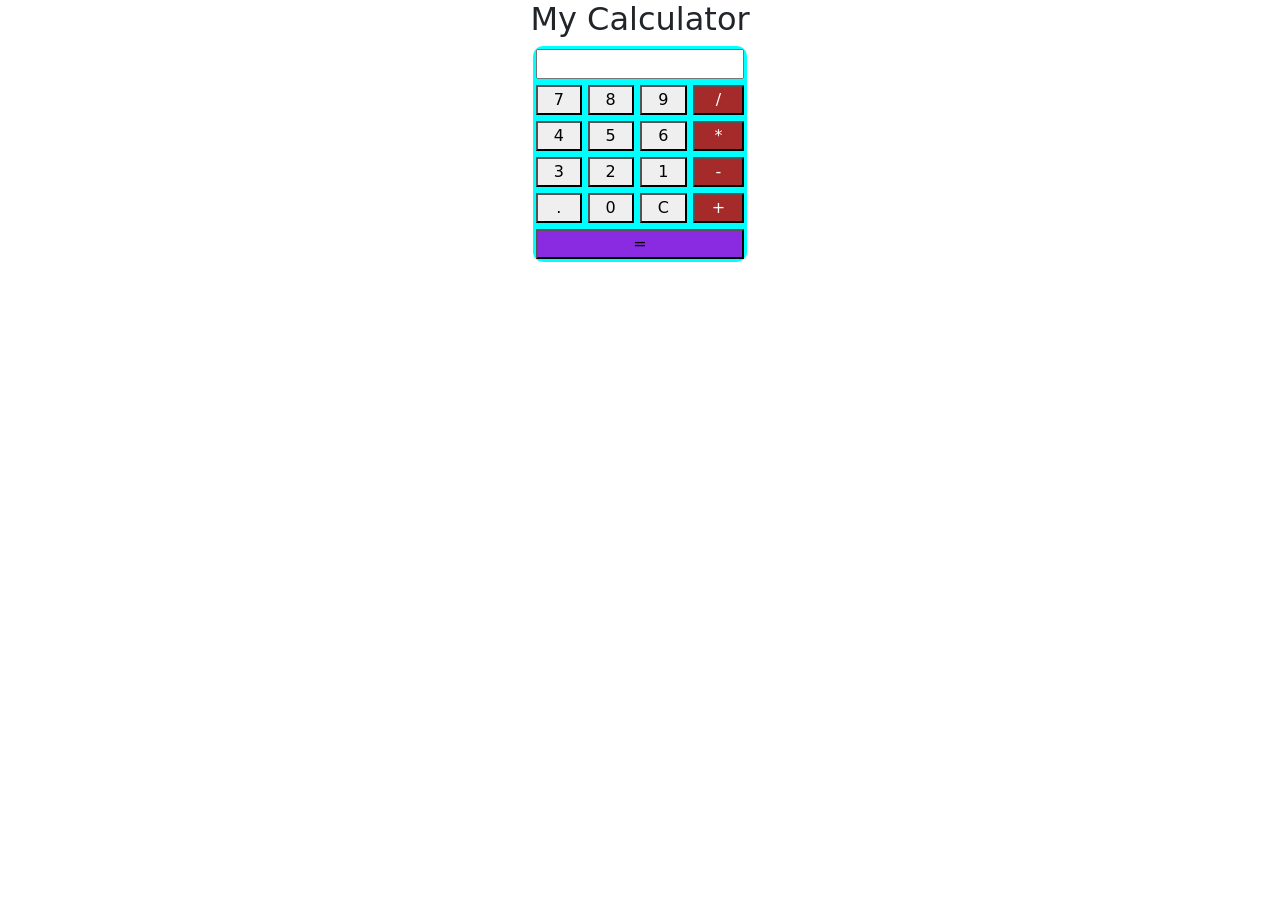
<file: cal.html>
<!DOCTYPE html> 
<html lang="en"> <head>     
    <meta charset="UTF-8">     
    <meta name="viewport" content="width=device-width, initial-scale=1.0">     
    <title>Document</title> 
    <!-- Bootstrap CSS -->
    <link href="https://cdn.jsdelivr.net/npm/bootstrap@5.3.3/dist/css/bootstrap.min.css" rel="stylesheet">

    <!-- Bootstrap Icons -->
    <link href="https://cdn.jsdelivr.net/npm/bootstrap-icons@1.11.3/font/bootstrap-icons.css" rel="stylesheet">

    <style>   
           
    table{            
         background-color: aqua;             
         border-radius: 10px;       
           }        
           .arith         
           {             
            background-color: brown;            
             color: white;        
              }         
 button{             
  width: 100%;       
     }          
     #equal{            
         background-color: blueviolet;        
             }            
        input{        
     text-align: right;       
          }     
     </style> 
        </head>  
        <body>     
          <center>        
         <h2>My Calculator</h2>    
             <div>         
    <table cellpadding="3" cellspacing="3">           
     <tr>                
  <td colspan="4">                   
       <input type="text" name="" id="display" placeholder="" readonly>                   
    
    </td>                        
</tr>            
 <tr>                
     <td> <button onclick="append('7')">7</button>  
     </td>                 
     <td> <button onclick="append('8')">8</button>
    </td>                 
    <td> <button onclick="append('9')">9</button></td>                
     <td> <button class="arith" onclick="append('/')">/</button></td>          
       </tr>             
        <tr>                
         <td> <button onclick="append('4')">4</button>   
        </td>                 
        <td> <button onclick="append('5')">5</button></td>                 
        <td> <button onclick="append('6')">6</button></td>                
        <td> <button  class="arith" onclick="append('*')">*</button></td>           
      </tr>            
        <tr>                 
        <td> <button onclick="append('3')">3</button>   
        </td>                
         <td> <button onclick="append('2')">2</button></td>                 
         <td> <button onclick="append('1')">1</button></td>                 
         <td> <button  class="arith" onclick="append('-')">-</button></td>            
         </tr>              
         <tr>                
         <td> <button onclick="append('.')">.</button>  
         </td>                
          <td> <button onclick="append('0')">0</button></td>                
           <td> <button onclick="clear_display()">C</button></td>                 
           <td> <button  class="arith" onclick="append('+')">+</button></td>            
         </tr>             
          <tr>                
             <td colspan="4" > <button id="equal" onclick="calculate()">=</button>  
     </td>                            
        </tr>      
          </table>    
         </div>
        </center> 
        <script>    
        function append(value)   
         {        
         document.getElementById("display").value += value    
          }    
      function calculate()    
         {      
    var expression = document.getElementById("display").value;       
     document.getElementById("display").value = eval(expression);   
          }    
          function clear_display()    
         {        
     document.getElementById("display").value = "";    
        } 
                            
        </script> 
        </body> 
        </html>
</file>
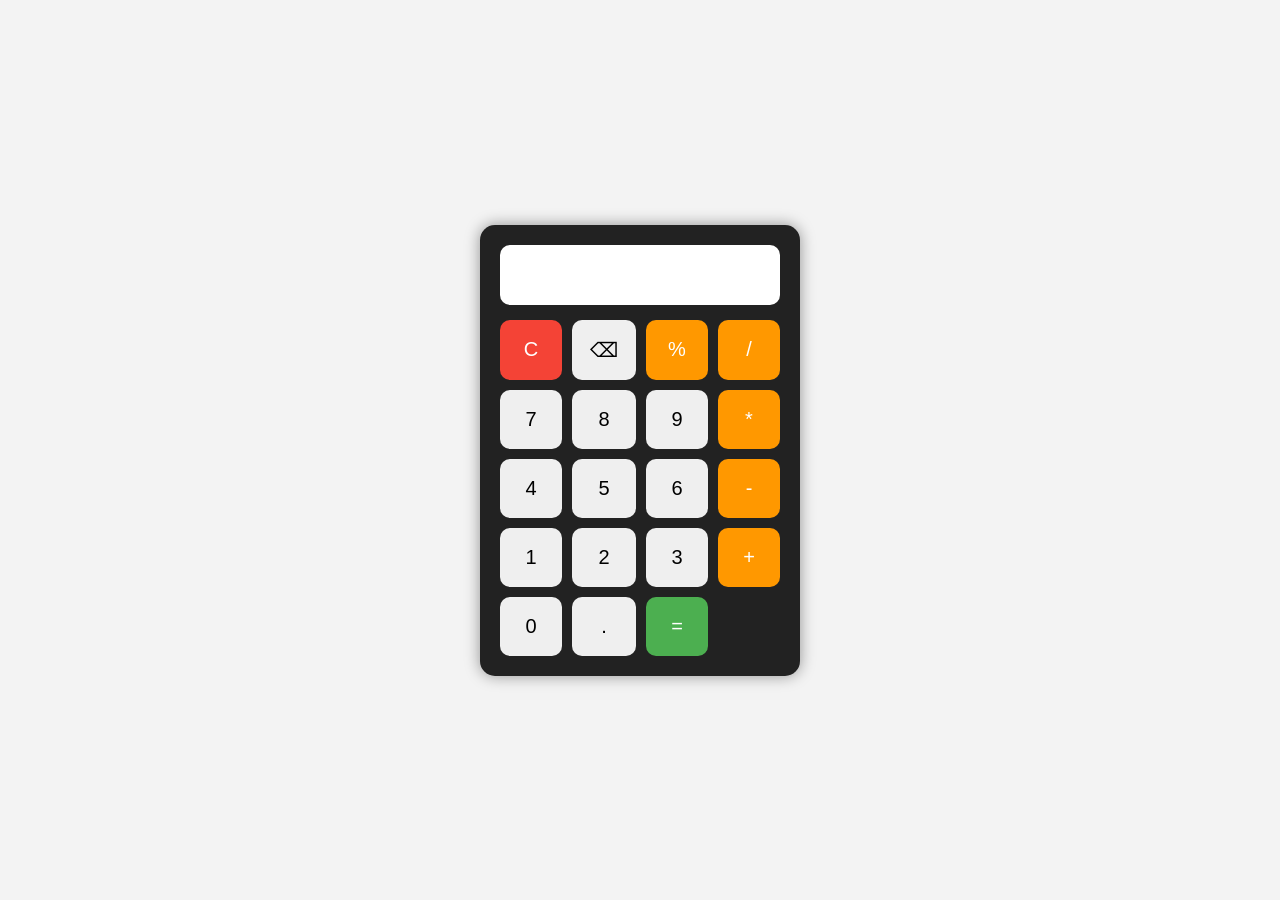
<file: cal1.html>
<!DOCTYPE html>
<html lang="en">
<head>
    <meta charset="UTF-8">
    <title>Calculator</title>

    <style>
        *{
            margin:0;
            padding:0;
            box-sizing:border-box;
            font-family:Arial, sans-serif;
        }

        body{
            background:#f3f3f3;
            display:flex;
            justify-content:center;
            align-items:center;
            height:100vh;
        }

        .calculator{
            width:320px;
            background:#222;
            padding:20px;
            border-radius:15px;
            box-shadow:0 0 15px rgba(0,0,0,.4);
        }

        #display{
            width:100%;
            height:60px;
            font-size:28px;
            text-align:right;
            padding:10px;
            margin-bottom:15px;
            border:none;
            border-radius:10px;
            background:white;
        }

        .buttons{
            display:grid;
            grid-template-columns:repeat(4,1fr);
            gap:10px;
        }

        button{
            padding:18px;
            font-size:20px;
            border:none;
            border-radius:10px;
            cursor:pointer;
            transition:.3s;
        }

        button:hover{
            transform:scale(1.05);
        }

        .operator{
            background:#ff9800;
            color:white;
        }

        .equal{
            background:#4CAF50;
            color:white;
        }

        .clear{
            background:#f44336;
            color:white;
        }
    </style>
</head>

<body>

<div class="calculator">

<input type="text" id="display" readonly>

<div class="buttons">

<button onclick="clearDisplay()" class="clear">C</button>
<button onclick="deleteLast()">⌫</button>
<button onclick="press('%')" class="operator">%</button>
<button onclick="press('/')" class="operator">/</button>

<button onclick="press('7')">7</button>
<button onclick="press('8')">8</button>
<button onclick="press('9')">9</button>
<button onclick="press('*')" class="operator">*</button>

<button onclick="press('4')">4</button>
<button onclick="press('5')">5</button>
<button onclick="press('6')">6</button>
<button onclick="press('-')" class="operator">-</button>

<button onclick="press('1')">1</button>
<button onclick="press('2')">2</button>
<button onclick="press('3')">3</button>
<button onclick="press('+')" class="operator">+</button>

<button onclick="press('0')">0</button>
<button onclick="press('.')">.</button>
<button onclick="calculate()" class="equal">=</button>

</div>

</div>

<script>

function press(value){
    document.getElementById("display").value += value;
}

function clearDisplay(){
    document.getElementById("display").value="";
}

function deleteLast(){
    let data=document.getElementById("display");
    data.value=data.value.slice(0,-1);
}

function calculate(){

    let data=document.getElementById("display");

    try{
        data.value=eval(data.value);
    }

    catch{
        data.value="Error";
    }

}

</script>

</body>
</html>
</file>
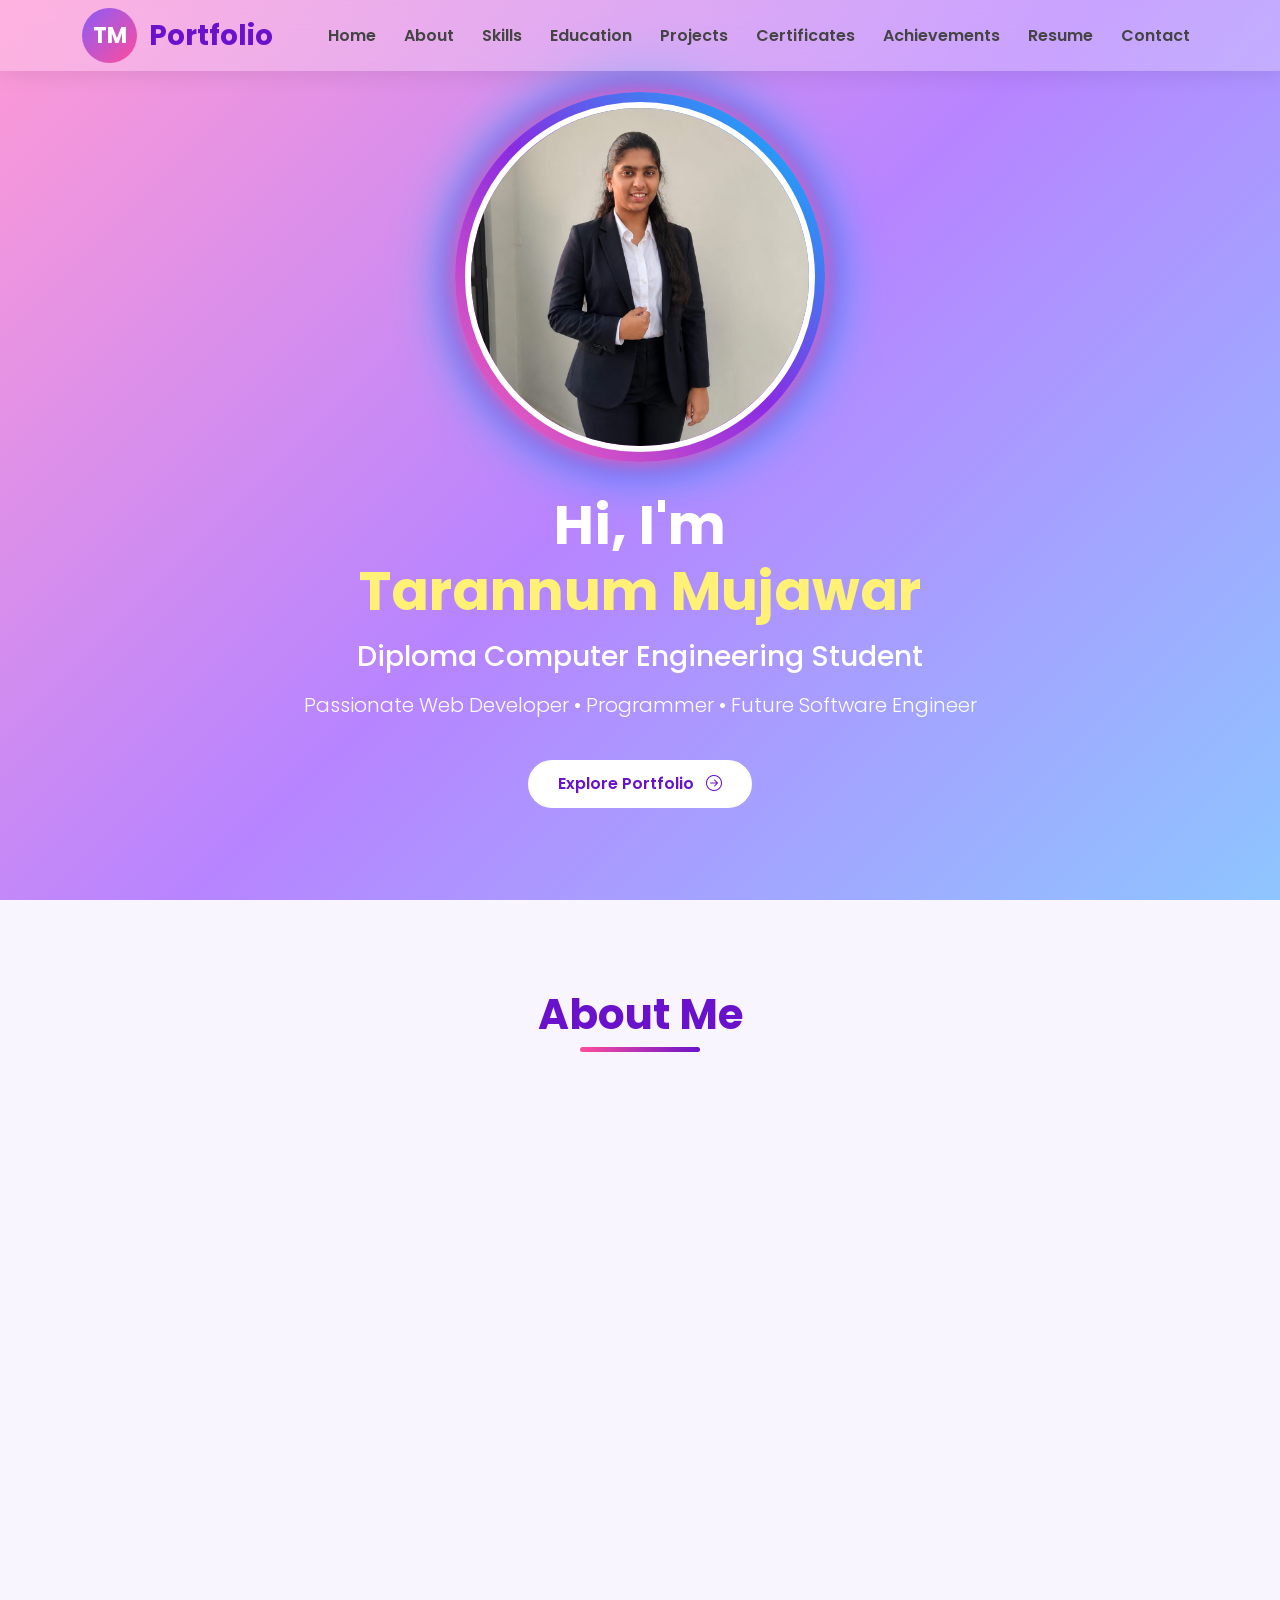
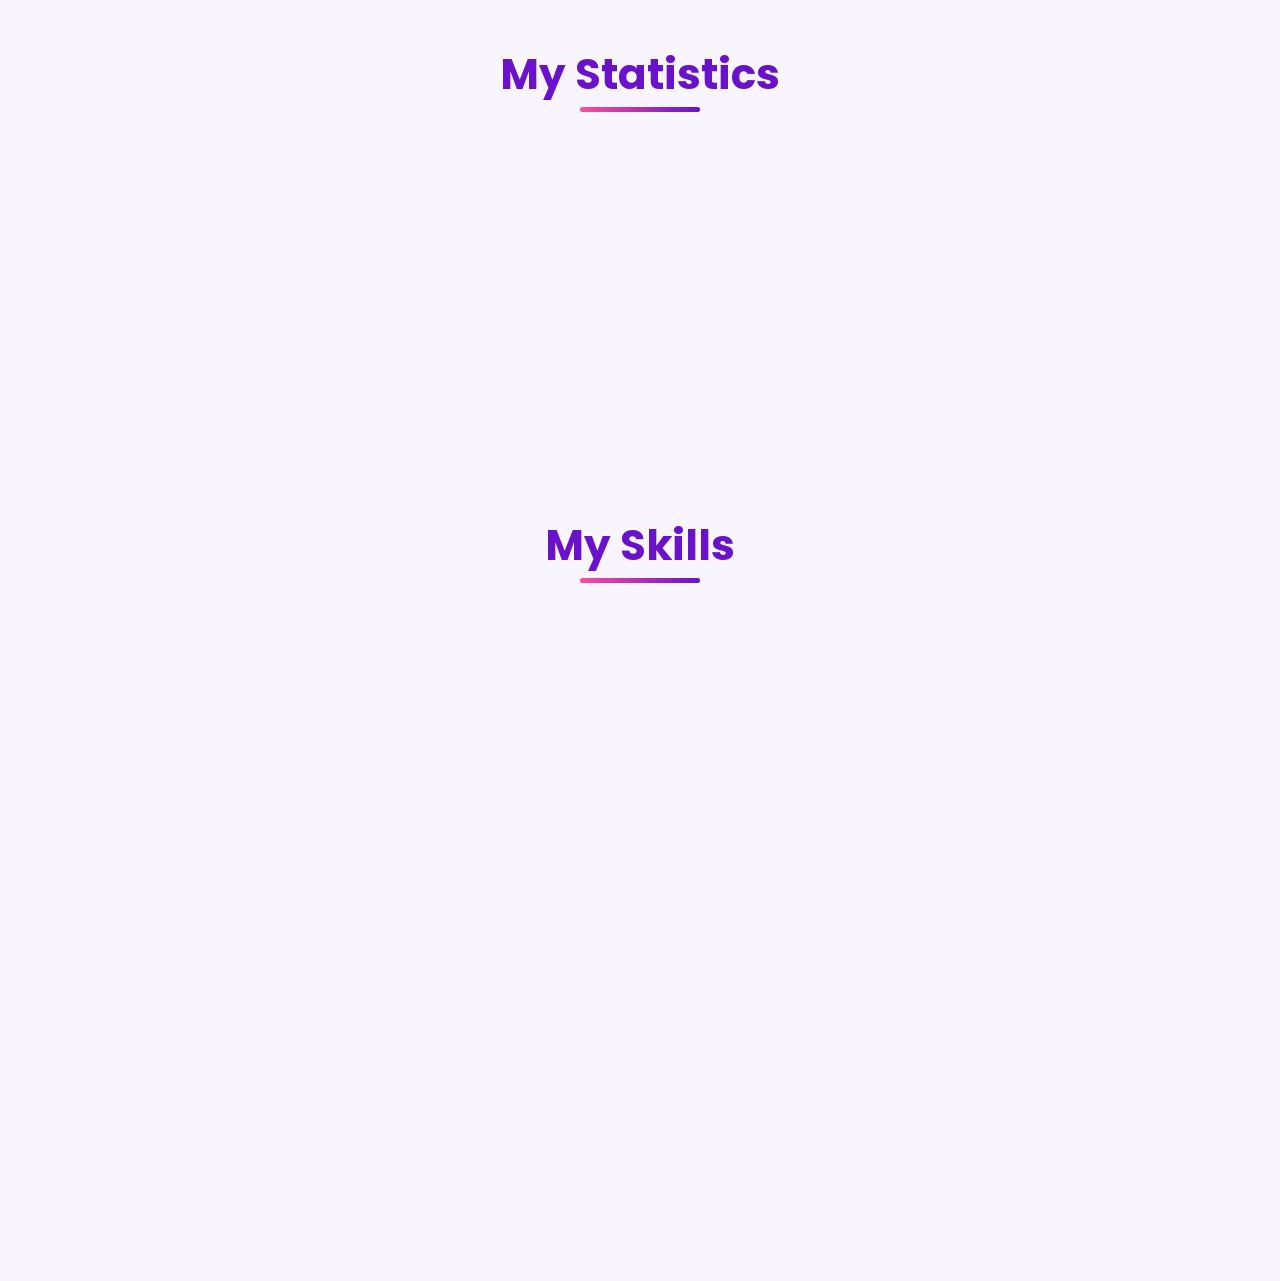
<file: me.html>
<!DOCTYPE html>
<html lang="en">

<head>

<meta charset="UTF-8">
<meta name="viewport" content="width=device-width, initial-scale=1.0">

<title>Tarannum Mujawar | Portfolio</title>

<!-- Bootstrap -->
<link href="https://cdn.jsdelivr.net/npm/bootstrap@5.3.3/dist/css/bootstrap.min.css" rel="stylesheet">

<!-- Bootstrap Icons -->
<link href="https://cdn.jsdelivr.net/npm/bootstrap-icons@1.11.3/font/bootstrap-icons.css" rel="stylesheet">

<!-- Google Font -->
<link href="https://fonts.googleapis.com/css2?family=Poppins:wght@300;400;500;600;700&display=swap" rel="stylesheet">

<style>

*{
margin:0;
padding:0;
box-sizing:border-box;
font-family:'Poppins',sans-serif;
scroll-behavior:smooth;
}

body{
background:linear-gradient(135deg,#FFD6E8,#F3D9FF,#E8DDFF);
overflow-x:hidden;
}

/*==========================
NAVBAR
==========================*/

.navbar{
background:rgba(255,255,255,.25);
backdrop-filter:blur(15px);
box-shadow:0 5px 20px rgba(0,0,0,.08);
}

.tm-logo{
width:55px;
height:55px;
border-radius:50%;
background:linear-gradient(135deg,#8B5CF6,#FF4D9D);
display:flex;
align-items:center;
justify-content:center;
font-size:22px;
font-weight:bold;
color:#fff;
margin-right:12px;
transition:.4s;
}

.tm-logo:hover{
transform:rotate(360deg);
}

.logo{
text-decoration:none;
}

.navbar-brand{
color:#6A11CB!important;
font-weight:700;
font-size:28px;
}

.nav-link{
font-weight:600;
color:#444!important;
margin-left:12px;
position:relative;
transition:.4s;
}

.nav-link::after{
content:"";
position:absolute;
left:0;
bottom:-5px;
width:0;
height:3px;
background:#FF4D9D;
transition:.4s;
}

.nav-link:hover{
color:#FF4D9D!important;
}

.nav-link:hover::after{
width:100%;
}

/*==========================
HOME
==========================*/

.hero{
min-height:100vh;
display:flex;
align-items:center;
justify-content:center;
text-align:center;
background:linear-gradient(135deg,#FF9AD5,#B784FF,#8EC5FF);
color:#fff;
padding-top:90px;
}

.profile-box{
display:inline-block;
padding:10px;
border-radius:50%;
background:linear-gradient(45deg,#ff69b4,#8a2be2,#00c6ff);
box-shadow:
0 0 20px #ff69b4,
0 0 40px #8a2be2,
0 0 60px #00c6ff;
animation:float 4s ease-in-out infinite;
}

.profile-box img{
width:350px;
height:350px;
border-radius:50%;
object-fit:cover;
border:6px solid white;
transition:.5s;
}

.profile-box img:hover{
transform:scale(1.08) rotate(3deg);
}

@keyframes float{

0%{
transform:translateY(0);
}

50%{
transform:translateY(-12px);
}

100%{
transform:translateY(0);
}

}

.hero h1{
font-size:55px;
font-weight:700;
margin-top:30px;
}

.hero p{
font-size:20px;
margin-top:15px;
}

.btn-custom{
background:#fff;
color:#6A11CB;
padding:12px 30px;
border-radius:40px;
font-weight:600;
transition:.4s;
border:none;
}

.btn-custom:hover{
background:#FFE07A;
transform:translateY(-5px);
box-shadow:0 10px 20px rgba(0,0,0,.2);
}

section{
padding:90px 0;
}

.section-title{
text-align:center;
font-size:42px;
font-weight:700;
color:#6A11CB;
margin-bottom:60px;
position:relative;
}

.section-title::after{
content:"";
position:absolute;
left:50%;
transform:translateX(-50%);
bottom:-12px;
width:120px;
height:5px;
background:linear-gradient(to right,#FF4D9D,#6A11CB);
border-radius:20px;
}

.hidden{
opacity:0;
transform:translateY(80px);
transition:1s;
}

.show{
opacity:1;
transform:translateY(0);
}
/* ================= ABOUT ================= */

#about{
background:#F8F5FF;
}

.about-card{

max-width:950px;
margin:auto;

background:rgba(255,255,255,.75);

backdrop-filter:blur(15px);

padding:40px;

border-radius:25px;

box-shadow:0 10px 30px rgba(0,0,0,.08);

transition:.4s;

}

.about-card:hover{

transform:translateY(-8px);

box-shadow:0 20px 40px rgba(106,17,203,.25);

}

.about-card p{

font-size:18px;

line-height:1.9;

color:#444;

text-align:justify;

}

/* ================= STATS ================= */

#stats{

background:#F8F5FF;

}

.stats-grid{

display:grid;

grid-template-columns:repeat(auto-fit,minmax(220px,1fr));

gap:25px;

margin-top:50px;

}

.stat-card{

background:white;

padding:35px;

border-radius:25px;

text-align:center;

transition:.4s;

box-shadow:0 10px 25px rgba(0,0,0,.08);

}

.stat-card:hover{

transform:translateY(-10px);

box-shadow:0 20px 35px rgba(106,17,203,.25);

}

.stat-card h1{

font-size:48px;

font-weight:700;

color:#6A11CB;

}

.stat-card p{

font-size:18px;

font-weight:600;

margin-top:10px;

color:#555;

}

/*==============================
SKILLS
==============================*/

#skills{
background:#F8F5FF;
}

.skills-box{
max-width:900px;
margin:auto;
padding:40px;
background:white;
border-radius:25px;
box-shadow:0 15px 35px rgba(0,0,0,.08);
}

.skill{
margin-bottom:30px;
}

.skill:last-child{
margin-bottom:0;
}

.skill-info{
display:flex;
justify-content:space-between;
margin-bottom:10px;
font-size:18px;
font-weight:600;
color:#444;
}

.progress-bar{
width:100%;
height:18px;
background:#e8e8e8;
border-radius:50px;
overflow:hidden;
}

.progress{
height:100%;
border-radius:50px;
background:linear-gradient(90deg,#ff4d9d,#8a2be2);
box-shadow:0 0 12px rgba(138,43,226,.4);
animation:grow 2s ease forwards;
}

.html{width:95%;}
.css{width:90%;}
.bootstrap{width:90%;}
.js{width:75%;}
.python{width:80%;}
.mysql{width:70%;}

@keyframes grow{
from{
width:0;
}
}

.skill:hover .progress{
filter:brightness(1.15);
}

.skills-box:hover{
transform:translateY(-5px);
transition:.4s;
box-shadow:0 20px 40px rgba(106,17,203,.2);
}

@media(max-width:768px){

.skills-box{
padding:25px;
}

.skill-info{
font-size:16px;
}

}
</style>

</head>
<!-- ================= NAVBAR ================= -->

<nav class="navbar navbar-expand-lg fixed-top">
<div class="container">

<a href="#" class="logo d-flex align-items-center">

<div class="tm-logo">
TM
</div>

<span class="navbar-brand mb-0">
Portfolio
</span>

</a>

<button class="navbar-toggler"
type="button"
data-bs-toggle="collapse"
data-bs-target="#menu">

<span class="navbar-toggler-icon"></span>

</button>

<div class="collapse navbar-collapse" id="menu">

<ul class="navbar-nav ms-auto align-items-lg-center">

<li class="nav-item">
<a class="nav-link" href="#home">Home</a>
</li>

<li class="nav-item">
<a class="nav-link" href="#about">About</a>
</li>

<li class="nav-item">
<a class="nav-link" href="#skills">Skills</a>
</li>

<li class="nav-item">
<a class="nav-link" href="#education">Education</a>
</li>

<li class="nav-item">
<a class="nav-link" href="#projects">Projects</a>
</li>

<li class="nav-item">
<a class="nav-link" href="#certifications">Certificates</a>
</li>

<li class="nav-item">
<a class="nav-link" href="#achievements">Achievements</a>
</li>

<li class="nav-item">
<a class="nav-link" href="#resume">Resume</a>
</li>

<li class="nav-item">
<a class="nav-link" href="#contact">Contact</a>
</li>

</ul>

</div>

</div>
</nav>

<!-- ================= HOME ================= -->

<section id="home" class="hero">

<div class="container">

<div class="profile-box">

<img src="tanu3.jpeg" alt="Tarannum Mujawar">

</div>

<h1>
Hi, I'm
<br>
<span style="color:#FFF176;">
Tarannum Mujawar
</span>
</h1>

<h3 class="mt-3">
Diploma Computer Engineering Student
</h3>

<p class="lead mt-3">

Passionate Web Developer • Programmer • Future Software Engineer

</p>

<a href="#about" class="btn btn-custom mt-4">

Explore Portfolio

<i class="bi bi-arrow-right-circle ms-2"></i>

</a>

</div>

</section>
<!-- ================= ABOUT SECTION ================= -->

<section id="about">

<div class="container">

<h2 class="section-title">
About Me
</h2>

<div class="about-card hidden">

<p>

Hello! I'm
<strong class="text-primary">
Tarannum Mujawar
</strong>,

a Diploma Computer Engineering student passionate about technology, programming, and web development.

<br><br>

I enjoy creating modern, responsive websites using

<span class="badge bg-primary">HTML</span>

<span class="badge bg-info text-dark">CSS</span>

<span class="badge bg-success">Bootstrap</span>

<span class="badge bg-warning text-dark">JavaScript</span>

<span class="badge bg-danger">Python</span>

<span class="badge bg-secondary">MySQL</span>

<br><br>

I continuously improve my skills through projects, certifications, and practical learning. My goal is to become a successful Software Engineer and build innovative digital solutions.

</p>

</div>

</div>

</section>

<!-- ================= STATISTICS ================= -->

<section id="stats">

<div class="container">

<h2 class="section-title">
My Statistics
</h2>

<div class="stats-grid">

<div class="stat-card hidden">

<h1>10+</h1>

<p>Projects</p>

</div>

<div class="stat-card hidden">

<h1>8+</h1>

<p>Certificates</p>

</div>

<div class="stat-card hidden">

<h1>5+</h1>

<p>Achievements</p>

</div>

<div class="stat-card hidden">

<h1>6+</h1>

<p>Technical Skills</p>

</div>

</div>

</div>

</section>

<!-- ================= SKILLS SECTION ================= -->

<section id="skills">

<div class="container">

<h2 class="section-title">
My Skills
</h2>

<div class="skills-box hidden">

<div class="skill">

<div class="skill-info">
<span>🌐 HTML</span>
<span>95%</span>
</div>

<div class="progress-bar">
<div class="progress html"></div>
</div>

</div>

<div class="skill">

<div class="skill-info">
<span>🎨 CSS</span>
<span>90%</span>
</div>

<div class="progress-bar">
<div class="progress css"></div>
</div>

</div>

<div class="skill">

<div class="skill-info">
<span>🅱 Bootstrap</span>
<span>90%</span>
</div>

<div class="progress-bar">
<div class="progress bootstrap"></div>
</div>

</div>

<div class="skill">

<div class="skill-info">
<span>⚡ JavaScript</span>
<span>75%</span>
</div>

<div class="progress-bar">
<div class="progress js"></div>
</div>

</div>

<div class="skill">

<div class="skill-info">
<span>🐍 Python</span>
<span>80%</span>
</div>

<div class="progress-bar">
<div class="progress python"></div>
</div>

</div>

<div class="skill">

<div class="skill-info">
<span>🗄 MySQL</span>
<span>70%</span>
</div>

<div class="progress-bar">
<div class="progress mysql"></div>
</div>

</div>

</div>

</div>

</section>
</body>
</html>
</file>
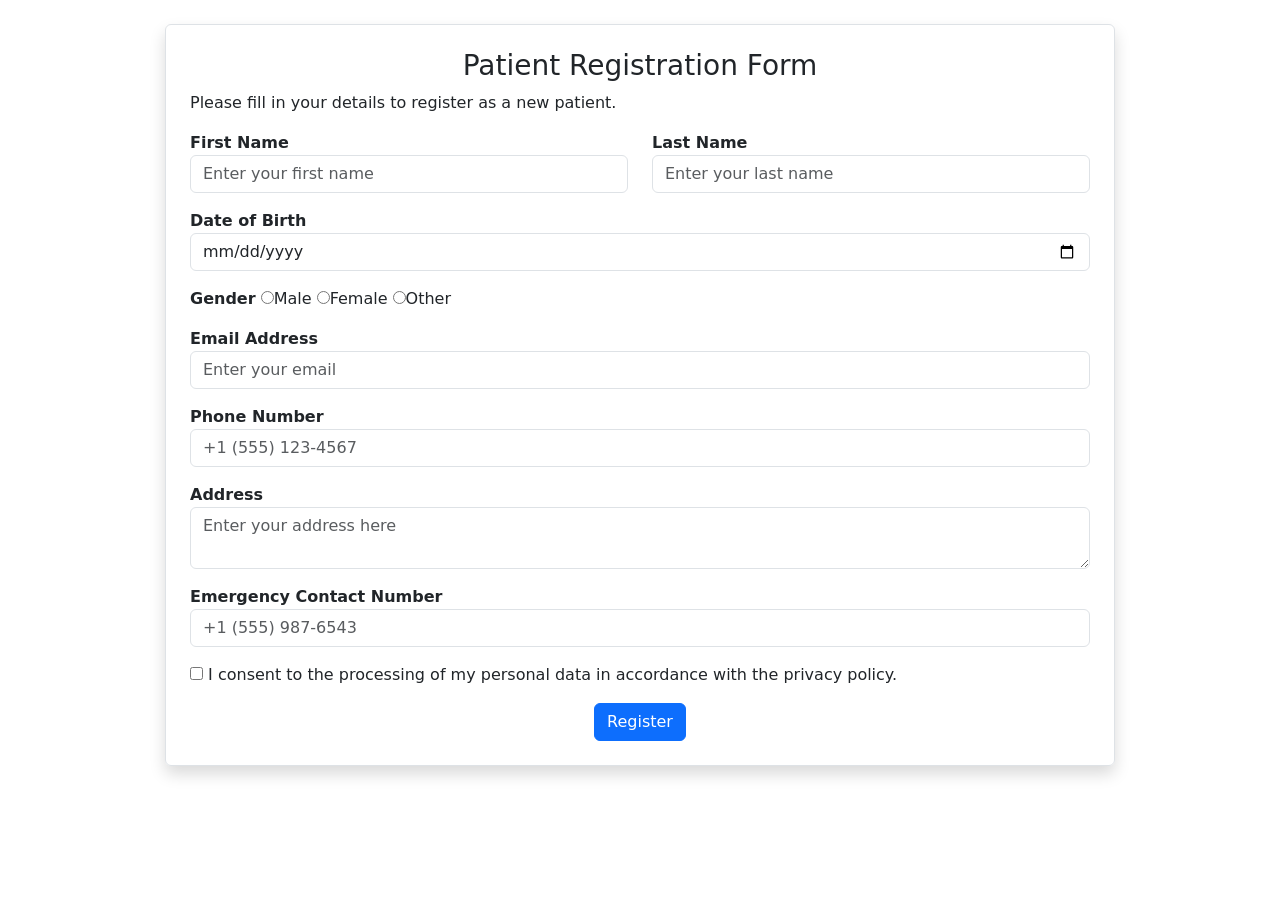
<file: Patient_Regi_Form.html>
<!DOCTYPE html>
<html lang="en">
<head>
    <meta charset="UTF-8">
    <meta name="viewport" content="width=device-width, initial-scale=1.0">
    <title>Document</title>


        <link href="https://cdn.jsdelivr.net/npm/bootstrap@5.3.8/dist/css/bootstrap.min.css" rel="stylesheet">

<!-- Latest compiled JavaScript -->
<script src="https://cdn.jsdelivr.net/npm/bootstrap@5.3.8/dist/js/bootstrap.bundle.min.js"></script>
 
    <!-- Bootstrap CSS -->
    <link href="https://cdn.jsdelivr.net/npm/bootstrap@5.3.3/dist/css/bootstrap.min.css" rel="stylesheet">

    <!-- Bootstrap Icons -->
    <link href="https://cdn.jsdelivr.net/npm/bootstrap-icons@1.11.3/font/bootstrap-icons.css" rel="stylesheet">

    
</head>
<body>
     <div class="container">
        <div class="row mt-4 justify-content-center">
      <div class="col-lg-10 col-md-11 col-12 shadow p-4 border rounded mx-auto">
                <h3 class="text-center">Patient Registration Form</h3>
                <p>Please fill in your details to register as a new patient.</p>
                <form action="">
                   <div class="row">
                   
                    <div class="col-lg-6">
                     <div class=" mb-3">
                        <label for=""><b>First Name</b></label>
      <input type="text" name="" class="form-control" placeholder="Enter your first name">
                   </div>
                   </div>

                    <div class="col-lg-6">
                     <div class=" mb-3">
                        <label for=""><b>Last Name</b></label>
    <input type="text" name="" class="form-control" placeholder="Enter your last name">
                   </div>
                   </div>

                     <div class="col-lg-12">
                     <div class=" mb-3">
                        <label for=""><b>Date of Birth</b></label>
      <input type="date" name="" class="form-control" placeholder="Enter your last name">
                   </div>
                   </div>

                   
                     <div class="col-lg-12">
                     <div class=" mb-3">
                        <label for=""><b>Gender</b></label>
                        <input type="radio" name="">Male
                         <input type="radio" name="">Female
                          <input type="radio" name="">Other
                   </div>
                   </div>

                    <div class="col-lg-12">
                     <div class=" mb-3">
                        <label for=""><b>Email Address</b></label>
      <input type="email" name="" class="form-control" placeholder="Enter your email">
                   </div>
                   </div>

                   
                    <div class="col-lg-12">
                     <div class=" mb-3">
                        <label for=""><b>Phone Number</b></label>
      <input type="number" name="" class="form-control" placeholder="+1 (555) 123-4567">
                   </div>
                   </div>

                   
                    <div class="col-lg-12">
                     <div class=" mb-3">
                        <label for=""><b>Address</b></label>
         <textarea class="form-control" placeholder="Enter your address here"></textarea>
                    
                   </div>
                   </div>

                 
                    <div class="col-lg-12">
                     <div class=" mb-3">
                        <label for=""><b>Emergency Contact Number</b></label>
       <input type="number" name="" class="form-control" placeholder="+1 (555) 987-6543">
                   </div>
                   </div>

                    
                    <div class="col-lg-12">
                     <div class=" mb-3">
                         <input type="checkbox" name="">
                         <label for="">I consent to the processing of my personal
                            data in accordance with the privacy policy.</label>
                       
                   </div>
                   </div>

                   <div><center>
             <input type="submit" value="Register" class="btn btn-primary "></center>
                   </div>
                </label>
                </div>
            </div>
            </div>
</body>
</html>
</file>
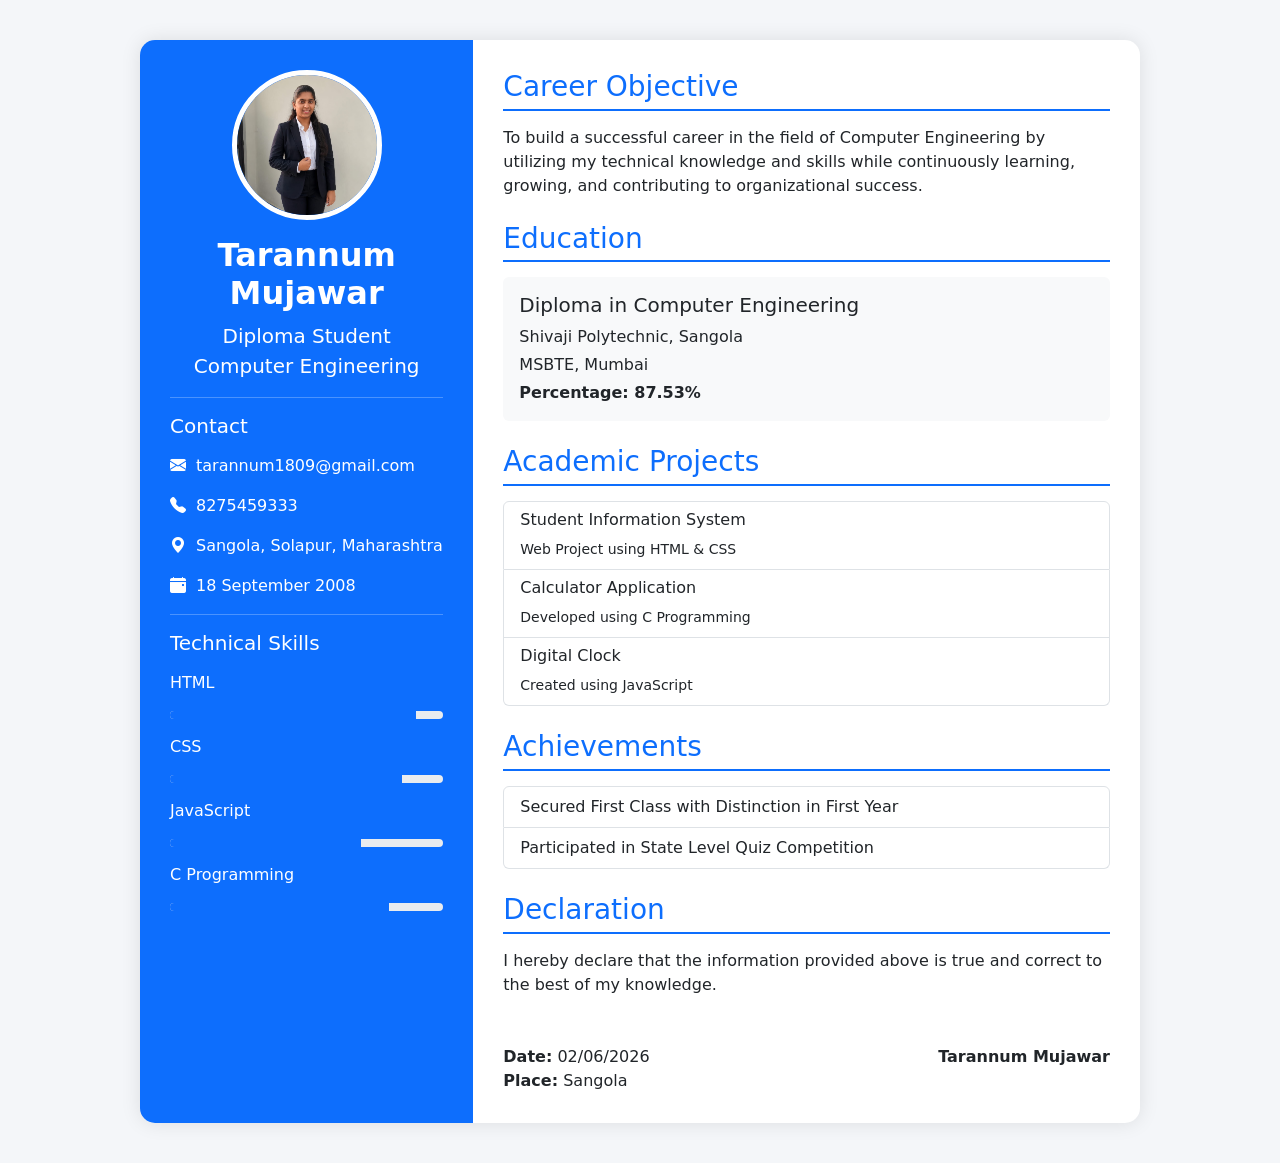
<file: Resume.html>
<!DOCTYPE html>
<html lang="en">
<head>
    <meta charset="UTF-8">
    <meta name="viewport" content="width=device-width, initial-scale=1.0">
    <title>Professional Resume</title>

    <!-- Bootstrap CSS -->
    <link href="https://cdn.jsdelivr.net/npm/bootstrap@5.3.3/dist/css/bootstrap.min.css" rel="stylesheet">

    <!-- Bootstrap Icons -->
    <link href="https://cdn.jsdelivr.net/npm/bootstrap-icons@1.11.3/font/bootstrap-icons.css" rel="stylesheet">

    <style>
        body{
            background-color:#f4f6f9;
        }

        .resume-container{
            max-width:1000px;
            margin:40px auto;
            background:#fff;
            border-radius:15px;
            overflow:hidden;
            box-shadow:0 0 20px rgba(0,0,0,0.1);
        }

        .sidebar{
            background:#0d6efd;
            color:white;
            min-height:100%;
            padding:30px;
        }

        .profile-img{
            width:150px;
            height:150px;
            border-radius:50%;
            border:5px solid white;
            object-fit:cover;
        }

        .section-title{
            color:#0d6efd;
            border-bottom:2px solid #0d6efd;
            padding-bottom:5px;
            margin-bottom:15px;
        }

        .skill-bar{
            height:8px;
        }

        .content{
            padding:30px;
        }

        .contact i{
            margin-right:10px;
        }
    </style>
</head>

<body>

<div class="container">
    <div class="resume-container">

        <div class="row g-0">
            

            <!-- Left Sidebar -->
            <div class="col-md-4 sidebar text-center">

              <img src="tanu3.jpeg"
                     alt="Profile"
                     class="profile-img mb-3">


                <h2 class="fw-bold">Tarannum Mujawar</h2>
                <p class="lead">Diploma Student<br>Computer Engineering</p>

                <hr>

                <div class="contact text-start">

                    <h5 class="mb-3">Contact</h5>

                    <p><i class="bi bi-envelope-fill"></i>tarannum1809@gmail.com</p>

                    <p><i class="bi bi-telephone-fill"></i>8275459333</p>

                    <p><i class="bi bi-geo-alt-fill"></i>Sangola, Solapur, Maharashtra</p>

                    <p><i class="bi bi-calendar-event-fill"></i>18 September 2008</p>

                </div>

                <hr>

                <h5 class="text-start mb-3">Technical Skills</h5>

                <div class="text-start">

                    <p>HTML</p>
                    <div class="progress skill-bar mb-3">
                        <div class="progress-bar" style="width:90%"></div>
                    </div>

                    <p>CSS</p>
                    <div class="progress skill-bar mb-3">
                        <div class="progress-bar" style="width:85%"></div>
                    </div>

                    <p>JavaScript</p>
                    <div class="progress skill-bar mb-3">
                        <div class="progress-bar" style="width:70%"></div>
                    </div>

                    <p>C Programming</p>
                    <div class="progress skill-bar mb-3">
                        <div class="progress-bar" style="width:80%"></div>
                    </div>

                </div>

            </div>

            <!-- Main Content -->
            <div class="col-md-8 content">

                <section class="mb-4">
                    <h3 class="section-title">Career Objective</h3>

                    <p>
                        To build a successful career in the field of
                        Computer Engineering by utilizing my technical
                        knowledge and skills while continuously learning,
                        growing, and contributing to organizational success.
                    </p>
                </section>

                <section class="mb-4">
                    <h3 class="section-title">Education</h3>

                    <div class="card border-0 bg-light">
                        <div class="card-body">
                            <h5>Diploma in Computer Engineering</h5>
                            <p class="mb-1">
                                Shivaji Polytechnic, Sangola
                            </p>
                            <p class="mb-1">MSBTE, Mumbai</p>
                            <strong>Percentage: 87.53%</strong>
                        </div>
                    </div>
                </section>

                <section class="mb-4">
                    <h3 class="section-title">Academic Projects</h3>

                    <div class="list-group">

                        <div class="list-group-item">
                            <h6>Student Information System</h6>
                            <small>Web Project using HTML & CSS</small>
                        </div>

                        <div class="list-group-item">
                            <h6>Calculator Application</h6>
                            <small>Developed using C Programming</small>
                        </div>

                        <div class="list-group-item">
                            <h6>Digital Clock</h6>
                            <small>Created using JavaScript</small>
                        </div>

                    </div>
                </section>

                <section class="mb-4">
                    <h3 class="section-title">Achievements</h3>

                    <ul class="list-group">
                        <li class="list-group-item">
                            Secured First Class with Distinction in First Year
                        </li>

                        <li class="list-group-item">
                            Participated in State Level Quiz Competition
                        </li>
                    </ul>
                </section>

                <section>
                    <h3 class="section-title">Declaration</h3>

                    <p>
                        I hereby declare that the information provided above
                        is true and correct to the best of my knowledge.
                    </p>

                    <div class="d-flex justify-content-between mt-5">
                        <div>
                            <strong>Date:</strong> 02/06/2026<br>
                            <strong>Place:</strong> Sangola
                        </div>

                        <div class="text-end">
                            <strong>Tarannum Mujawar</strong>
                        </div>
                    </div>
                </section>

            </div>

        </div>

    </div>
</div>

</body>
</html>
</file>
